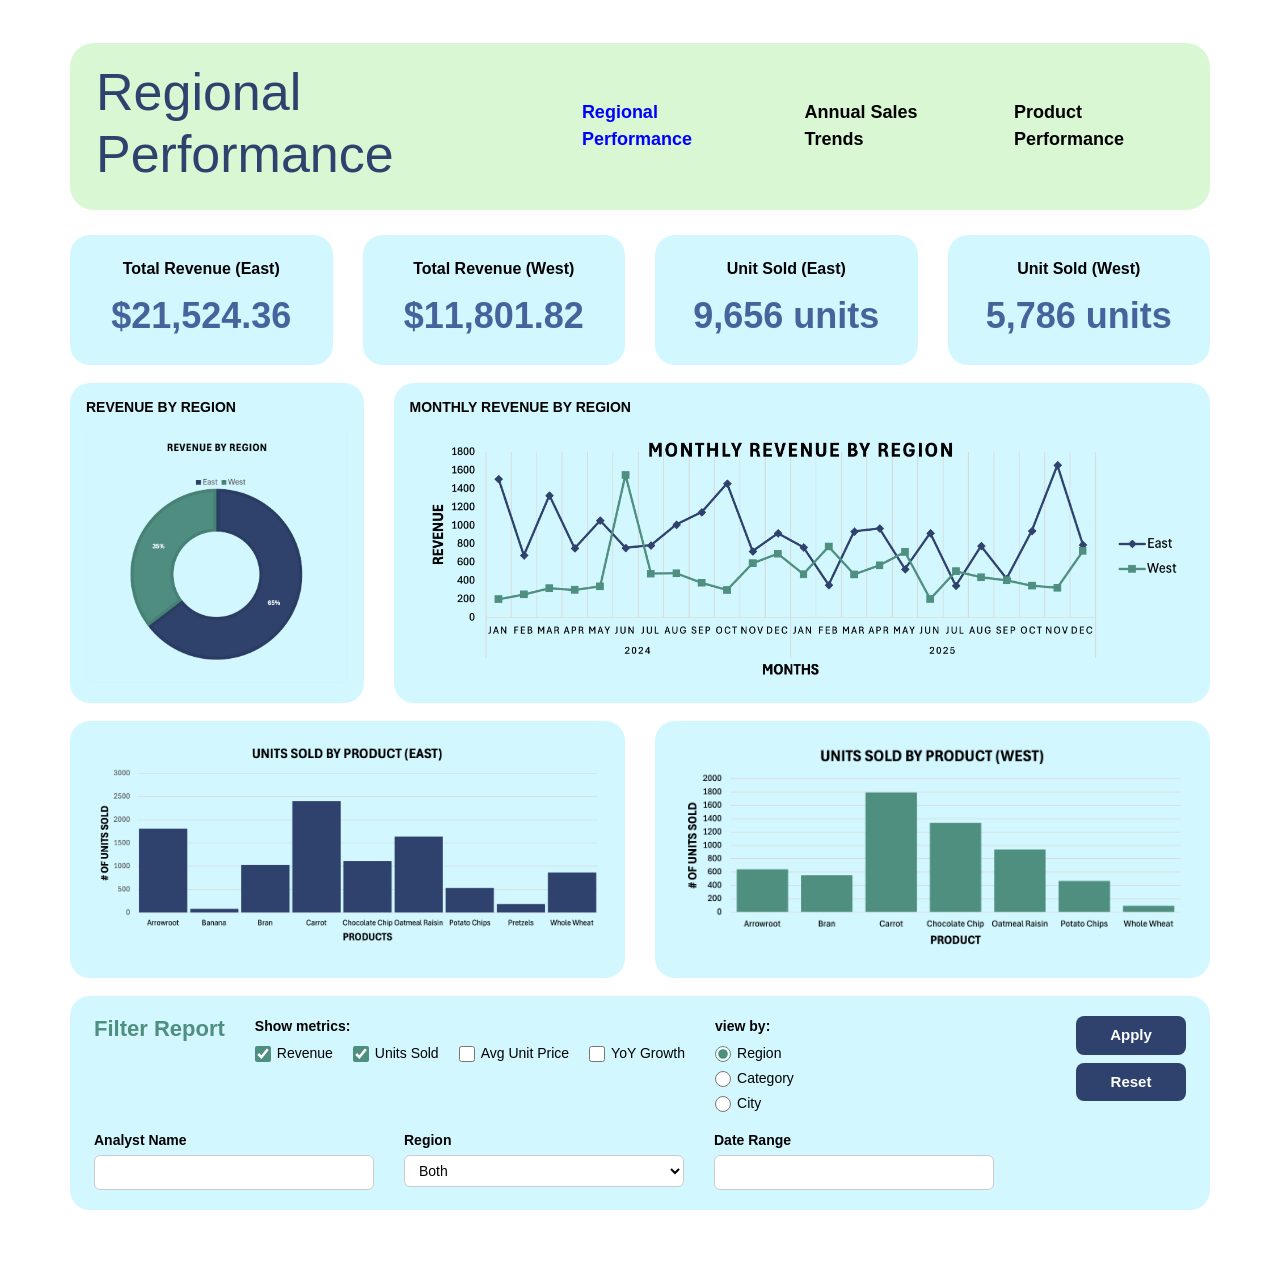
<file: Index.html>
<!DOCTYPE html>
<html lang="en">
<head>
  <meta charset="UTF-8" />
  <meta name="viewport" content="width=device-width, initial-scale=1.0" />
  <title>Regional Performance</title>

 
  <link href="https://cdn.jsdelivr.net/npm/bootstrap@5.3.0/dist/css/bootstrap.min.css" rel="stylesheet" />

  
  <link rel="stylesheet" href="style.css" />

  
  <style>

    
    .kpi-section {
      display: flex;
      gap: 30px;
      margin-bottom: 18px;
    }

    .kpi-card {
      flex: 1;
      background-color: #D2F7FF;
      border-radius: 20px;
      padding: 22px;
      text-align: center;
      min-height: 100px;
    }

    .kpi-label {
      font-size: 16px;
      font-weight: bold;
      color: #000;
      margin-bottom: 8px;
    }

    .kpi-value {
      font-size: 36px;
      font-weight: bold;
      color: #46639B;
      margin: 0;
    }

    
    .chart-row {
      display: flex;
      gap: 30px;
      margin-bottom: 18px;
      align-items: stretch;
    }

    .chart-card {
      background-color: #D2F7FF;
      border-radius: 20px;
      padding: 16px;
    }

    .pie-card  { flex: 1; }
    .line-card { flex: 3; }
    .bar-card  { flex: 1; }

    .chart-title {
      font-size: 14px;
      font-weight: 800;
      color: #000;
      margin-bottom: 10px;
    }

    .chart-img {
      width: 100%;
      max-height: 400px;
      object-fit: contain;
      display: block;
      border-radius: 6px;
    }

    .pie-card .chart-img {
      max-height: 340px;
    }

    
    .form-section {
      background-color: #D2F7FF;
      border-radius: 20px;
      padding: 20px 24px;
      margin-bottom: 24px;
    }

    .form-top-row {
      display: flex;
      align-items: flex-start;
      gap: 30px;
      flex-wrap: wrap;
      margin-bottom: 16px;
    }

    .filter-title {
      font-size: 22px;
      font-weight: 800;
      color: #4F8F80;
      white-space: nowrap;
      margin: 0;
    }

    .form-group-label {
      font-size: 14px;
      font-weight: 700;
      color: #000;
      margin-bottom: 6px;
    }

    .checkbox-group {
      display: flex;
      gap: 20px;
      flex-wrap: wrap;
      align-items: center;
    }

    .check-item {
      display: flex;
      align-items: center;
      gap: 6px;
      font-size: 14px;
      color: #000;
      font-weight: 500;
      cursor: pointer;
    }

    .check-item input[type="checkbox"],
    .check-item input[type="radio"] {
      width: 16px;
      height: 16px;
      accent-color: #4F8F80;
      cursor: pointer;
    }

    .radio-group {
      display: flex;
      flex-direction: column;
      gap: 4px;
    }

    .form-buttons {
      margin-left: auto;
      display: flex;
      flex-direction: column;
      gap: 8px;
    }

    .form-bottom-row {
      display: flex;
      gap: 30px;
      flex-wrap: wrap;
    }

    .form-field {
      display: flex;
      flex-direction: column;
      flex: 1;
      min-width: 180px;
      max-width: 280px;
    }

    .input-label {
      font-size: 14px;
      font-weight: 700;
      color: #000;
      margin-bottom: 4px;
    }

    .custom-input {
      background-color: #fff;
      border: 1px solid #ccc;
      border-radius: 6px;
      font-size: 14px;
      padding: 6px 10px;
      width: 100%;
      font-family: Arial, sans-serif;
      color: #000;
    }

    .btn-apply {
      background-color: #2F426D;
      color: #fff;
      font-family: Arial, sans-serif;
      font-weight: 700;
      font-size: 15px;
      padding: 8px 32px;
      border: none;
      border-radius: 8px;
      min-width: 110px;
      cursor: pointer;
    }

    .btn-apply:hover { background-color: #46639B; }

    .btn-reset {
      background-color: #2F426D;
      color: #fff;
      font-family: Arial, sans-serif;
      font-weight: 700;
      font-size: 15px;
      padding: 8px 32px;
      border: none;
      border-radius: 8px;
      min-width: 110px;
      cursor: pointer;
    }

    .btn-reset:hover { background-color: #46639B; }

  </style>
</head>

<body>
  <div class="container">

    
    <header class="top-banner">
      <div class="banner-left">
        <h1>Regional Performance</h1>
      </div>
      <nav class="banner-nav">
        <a href="Index.html" class="active">Regional Performance</a>
        <a href="page2.html">Annual Sales Trends</a>
        <a href="page3.html">Product Performance</a>
      </nav>
    </header>


    
    <div class="kpi-section">

      <div class="kpi-card">
        <p class="kpi-label">Total Revenue (East)</p>
        <p class="kpi-value">$21,524.36</p>
      </div>

      <div class="kpi-card">
        <p class="kpi-label">Total Revenue (West)</p>
        <p class="kpi-value">$11,801.82</p>
      </div>

      <div class="kpi-card">
        <p class="kpi-label">Unit Sold (East)</p>
        <p class="kpi-value">9,656 units</p>
      </div>

      <div class="kpi-card">
        <p class="kpi-label">Unit Sold (West)</p>
        <p class="kpi-value">5,786 units</p>
      </div>

    </div>


    
    <div class="chart-row">

      <div class="chart-card pie-card">
        <h2 class="chart-title">REVENUE BY REGION</h2>
        
        <img src="pie_chart.png" alt="Revenue by Region donut chart" class="chart-img" />
      </div>

      <div class="chart-card line-card">
        <h2 class="chart-title">MONTHLY REVENUE BY REGION</h2>
        
        <img src="monthly_revenue_by_region.png" alt="Monthly Revenue by Region" class="chart-img" />
      </div>

    </div>


    
    <div class="chart-row">

      <div class="chart-card bar-card">
        
        <img src="units_sold_by_product_east.png" alt="Units Sold by Product East" class="chart-img" />
      </div>

      <div class="chart-card bar-card">
        
        <img src="units_sold_by_product_west.png" alt="Units Sold by Product West" class="chart-img" />
      </div>

    </div>


    
    <section class="form-section">
      <form id="filterForm">

        <div class="form-top-row">

          <h2 class="filter-title">Filter Report</h2>

          
          <div>
            <p class="form-group-label">Show metrics:</p>
            <div class="checkbox-group">
              <label class="check-item">
                <input type="checkbox" id="showRevenue" name="showRevenue" value="revenue" checked />
                Revenue
              </label>
              <label class="check-item">
                <input type="checkbox" id="showUnits" name="showUnits" value="units" checked />
                Units Sold
              </label>
              <label class="check-item">
                <input type="checkbox" id="showAvgPrice" name="showAvgPrice" value="avgprice" />
                Avg Unit Price
              </label>
              <label class="check-item">
                <input type="checkbox" id="showYoY" name="showYoY" value="yoy" />
                YoY Growth
              </label>
            </div>
          </div>

         
          <div>
            <p class="form-group-label">view by:</p>
            <div class="radio-group">
              <label class="check-item">
                <input type="radio" name="viewBy" id="viewRegion" value="region" checked />
                Region
              </label>
              <label class="check-item">
                <input type="radio" name="viewBy" id="viewCategory" value="category" />
                Category
              </label>
              <label class="check-item">
                <input type="radio" name="viewBy" id="viewCity" value="city" />
                City
              </label>
            </div>
          </div>

          
          <div class="form-buttons">
            <button type="submit" class="btn-apply" value="apply">Apply</button>
            <button type="reset" class="btn-reset" value="reset">Reset</button>
          </div>

        </div>

        
        <div class="form-bottom-row">

          
          <div class="form-field">
            <label for="analystName" class="input-label">Analyst Name</label>
            <input type="text" id="analystName" name="analystName" class="custom-input" />
          </div>

          
          <div class="form-field">
            <label for="regionSelect" class="input-label">Region</label>
            <select id="regionSelect" name="regionSelect" class="custom-input">
              <option value="both" selected>Both</option>
              <option value="east">East</option>
              <option value="west">West</option>
            </select>
          </div>

          
          <div class="form-field">
            <label for="dateRange" class="input-label">Date Range</label>
            <input type="text" id="dateRange" name="dateRange" class="custom-input" />
          </div>

        </div>

      </form>
    </section>


  </div>

  <script src="https://cdn.jsdelivr.net/npm/bootstrap@5.3.0/dist/js/bootstrap.bundle.min.js"></script>
</body>
</html>
</file>
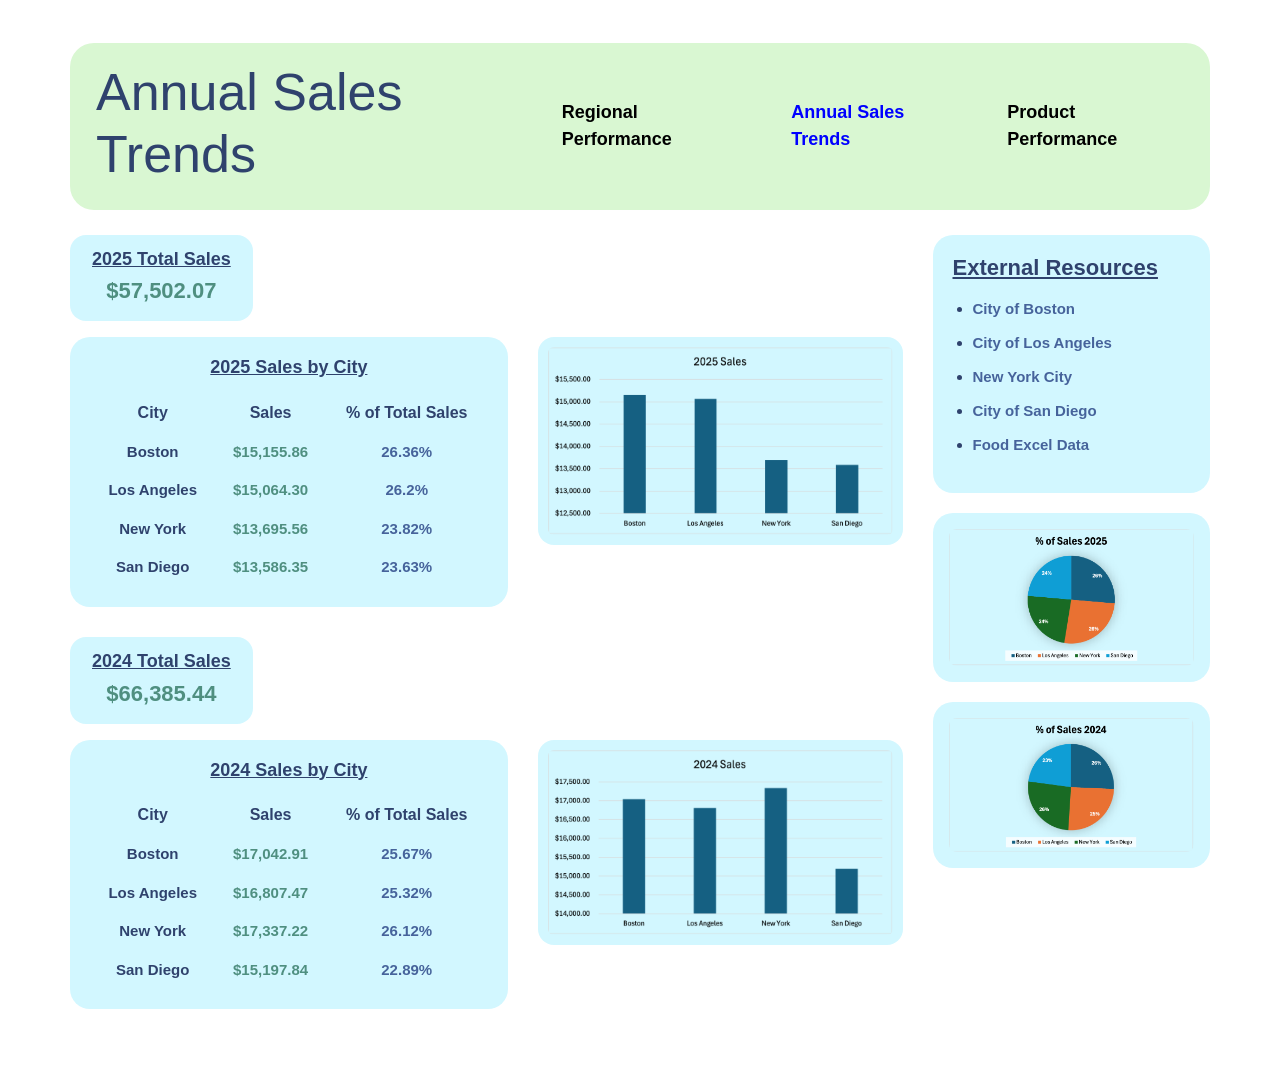
<file: page2.html>
<!DOCTYPE html>
<html lang="en">
<head>
  <meta charset="UTF-8" />
  <meta name="viewport" content="width=device-width, initial-scale=1.0" />
  <title>Annual Sales Trends</title>

 
  <link href="https://cdn.jsdelivr.net/npm/bootstrap@5.3.0/dist/css/bootstrap.min.css" rel="stylesheet" />

  
  <link rel="stylesheet" href="style.css" />

  
  <style>

    
    .page-layout {
      display: flex;
      gap: 30px;
      align-items: flex-start;
    }

    .main-content-trends {
      flex: 3;
    }

    
    .sidebar {
      flex: 1;
      display: flex;
      flex-direction: column;
      gap: 20px;
    }

    .sidebar-box {
      background-color: #D2F7FF;
      border-radius: 20px;
      padding: 20px;
    }

    .sidebar-box h2 {
      font-size: 22px;
      font-weight: bold;
      text-decoration: underline;
      color: #2F426D;
      margin-bottom: 16px;
    }

    
    .sidebar-box ul {
      list-style: disc;
      padding-left: 20px;
    }

    .sidebar-box ul li {
      margin-bottom: 10px;
    }

    .sidebar-box ul li a {
      color: #46639B;
      font-size: 15px;
      font-weight: bold;
      text-decoration: none;
    }

    .sidebar-box ul li a:hover {
      text-decoration: underline;
    }

    
    .sidebar-chart-box {
      background-color: #D2F7FF;
      border-radius: 20px;
      padding: 16px;
    }

    .sidebar-chart-box img {
      width: 100%;
      height: auto;
      max-height: 200px;
      object-fit: contain;
      display: block;
      border-radius: 8px;
    }

    
    .total-sales-box {
      background-color: #D2F7FF;
      border-radius: 16px;
      padding: 14px 22px;
      display: inline-block;
      margin-bottom: 16px;
      text-align: center;
    }

    .total-sales-box h3 {
      font-size: 18px;
      font-weight: bold;
      text-decoration: underline;
      color: #2F426D;
      margin-bottom: 4px;
    }

    .total-sales-box p {
      font-size: 22px;
      font-weight: bold;
      color: #4F8F80;
      margin: 0;
    }

    
    .year-section {
      margin-bottom: 30px;
    }

    
    .year-content {
      display: flex;
      gap: 30px;
      align-items: flex-start;
    }

    .year-table-wrap {
      flex: 1.2;
    }

    .year-chart-wrap {
      flex: 1;
    }

    .year-chart-wrap img {
      width: 100%;
      height: auto;
      max-height: 280px;
      object-fit: contain;
      display: block;
      border-radius: 8px;
      background-color: #D2F7FF;
      padding: 10px;
      border-radius: 16px;
    }

    
    .sales-table-card {
      background-color: #D2F7FF;
      border-radius: 20px;
      padding: 20px;
    }

    .sales-table-card h3 {
      font-size: 18px;
      font-weight: bold;
      text-decoration: underline;
      color: #2F426D;
      text-align: center;
      margin-bottom: 14px;
    }

    
    .sales-table {
      width: 100%;
      border-collapse: collapse;
    }

    
    .sales-table thead tr {
      background-color: #D2F7FF;
    }

    .sales-table th {
      font-size: 16px;
      font-weight: bold;
      color: #2F426D;
      padding: 8px 12px;
      text-align: center;
    }

    
    .sales-table td {
      font-size: 15px;
      font-weight: bold;
      padding: 8px 12px;
      text-align: center;
      color: #2F426D;
    }

    
    .sales-table td:first-child {
      color: #2F426D;
    }

    
    .sales-table td:nth-child(2) {
      color: #4F8F80;
    }

    
    .sales-table td:nth-child(3) {
      color: #46639B;
    }

  </style>
</head>

<body>
  <div class="container">

    
    <header class="top-banner">
      <div class="banner-left">
        <h1>Annual Sales Trends</h1>
      </div>
      <nav class="banner-nav">
        <a href="index.html">Regional Performance</a>
        
        <a href="page2.html" class="active">Annual Sales Trends</a>
        <a href="page3.html">Product Performance</a>
      </nav>
    </header>


    
    <div class="page-layout">


      
      <div class="main-content-trends">


        
        <div class="year-section">

          
          <div class="total-sales-box">
            <h3>2025 Total Sales</h3>
            <p>$57,502.07</p>
          </div>

          <div class="year-content">

            
            <div class="year-table-wrap">
              <div class="sales-table-card">
                <h3>2025 Sales by City</h3>

                <table class="sales-table">
                  
                  <thead>
                    <tr>
                      <th>City</th>
                      <th>Sales</th>
                      <th>% of Total Sales</th>
                    </tr>
                  </thead>
                  
                  <tbody>
                    <tr>
                      <td>Boston</td>
                      <td>$15,155.86</td>
                      <td>26.36%</td>
                    </tr>
                    <tr>
                      <td>Los Angeles</td>
                      <td>$15,064.30</td>
                      <td>26.2%</td>
                    </tr>
                    <tr>
                      <td>New York</td>
                      <td>$13,695.56</td>
                      <td>23.82%</td>
                    </tr>
                    <tr>
                      <td>San Diego</td>
                      <td>$13,586.35</td>
                      <td>23.63%</td>
                    </tr>
                  </tbody>
                </table>

              </div>
            </div>

            
            <div class="year-chart-wrap">
              
              <img src="2025sales.png" alt="2025 Sales by City bar chart" />
            </div>

          </div>
        </div>


        
        <div class="year-section">

          
          <div class="total-sales-box">
            <h3>2024 Total Sales</h3>
            <p>$66,385.44</p>
          </div>

          <div class="year-content">

            
            <div class="year-table-wrap">
              <div class="sales-table-card">
                <h3>2024 Sales by City</h3>

                <table class="sales-table">
                  <thead>
                    <tr>
                      <th>City</th>
                      <th>Sales</th>
                      <th>% of Total Sales</th>
                    </tr>
                  </thead>
                  <tbody>
                    <tr>
                      <td>Boston</td>
                      <td>$17,042.91</td>
                      <td>25.67%</td>
                    </tr>
                    <tr>
                      <td>Los Angeles</td>
                      <td>$16,807.47</td>
                      <td>25.32%</td>
                    </tr>
                    <tr>
                      <td>New York</td>
                      <td>$17,337.22</td>
                      <td>26.12%</td>
                    </tr>
                    <tr>
                      <td>San Diego</td>
                      <td>$15,197.84</td>
                      <td>22.89%</td>
                    </tr>
                  </tbody>
                </table>

              </div>
            </div>

            
            <div class="year-chart-wrap">
              
              <img src="2024sales.png" alt="2024 Sales by City bar chart" />
            </div>

          </div>
        </div>


      </div>


      
      <div class="sidebar">

        
        <div class="sidebar-box">
          <h2>External Resources</h2>
          <ul>
            <li><a href="https://www.boston.gov/" target="_blank">City of Boston</a></li>
            <li><a href="https://lacity.gov/" target="_blank">City of Los Angeles</a></li>
            <li><a href="https://www.nyc.gov/main" target="_blank">New York City</a></li>
            <li><a href="https://www.sandiego.gov/" target="_blank">City of San Diego</a></li>
            <li><a href="https://www.contextures.com/excelsampledatafoodsales.html#download" target="_blank">Food Excel Data</a></li>
          </ul>
        </div>

        
        <div class="sidebar-chart-box">
          
          <img src="percentageofsales2025.png" alt="Percentage of Sales 2025 pie chart" />
        </div>

        
        <div class="sidebar-chart-box">
          
          <img src="percentageofsales2024.png" alt="Percentage of Sales 2024 pie chart" />
        </div>

      </div>


    </div>


  </div>

  
  <script src="https://cdn.jsdelivr.net/npm/bootstrap@5.3.0/dist/js/bootstrap.bundle.min.js"></script>

</body>
</html>
</file>
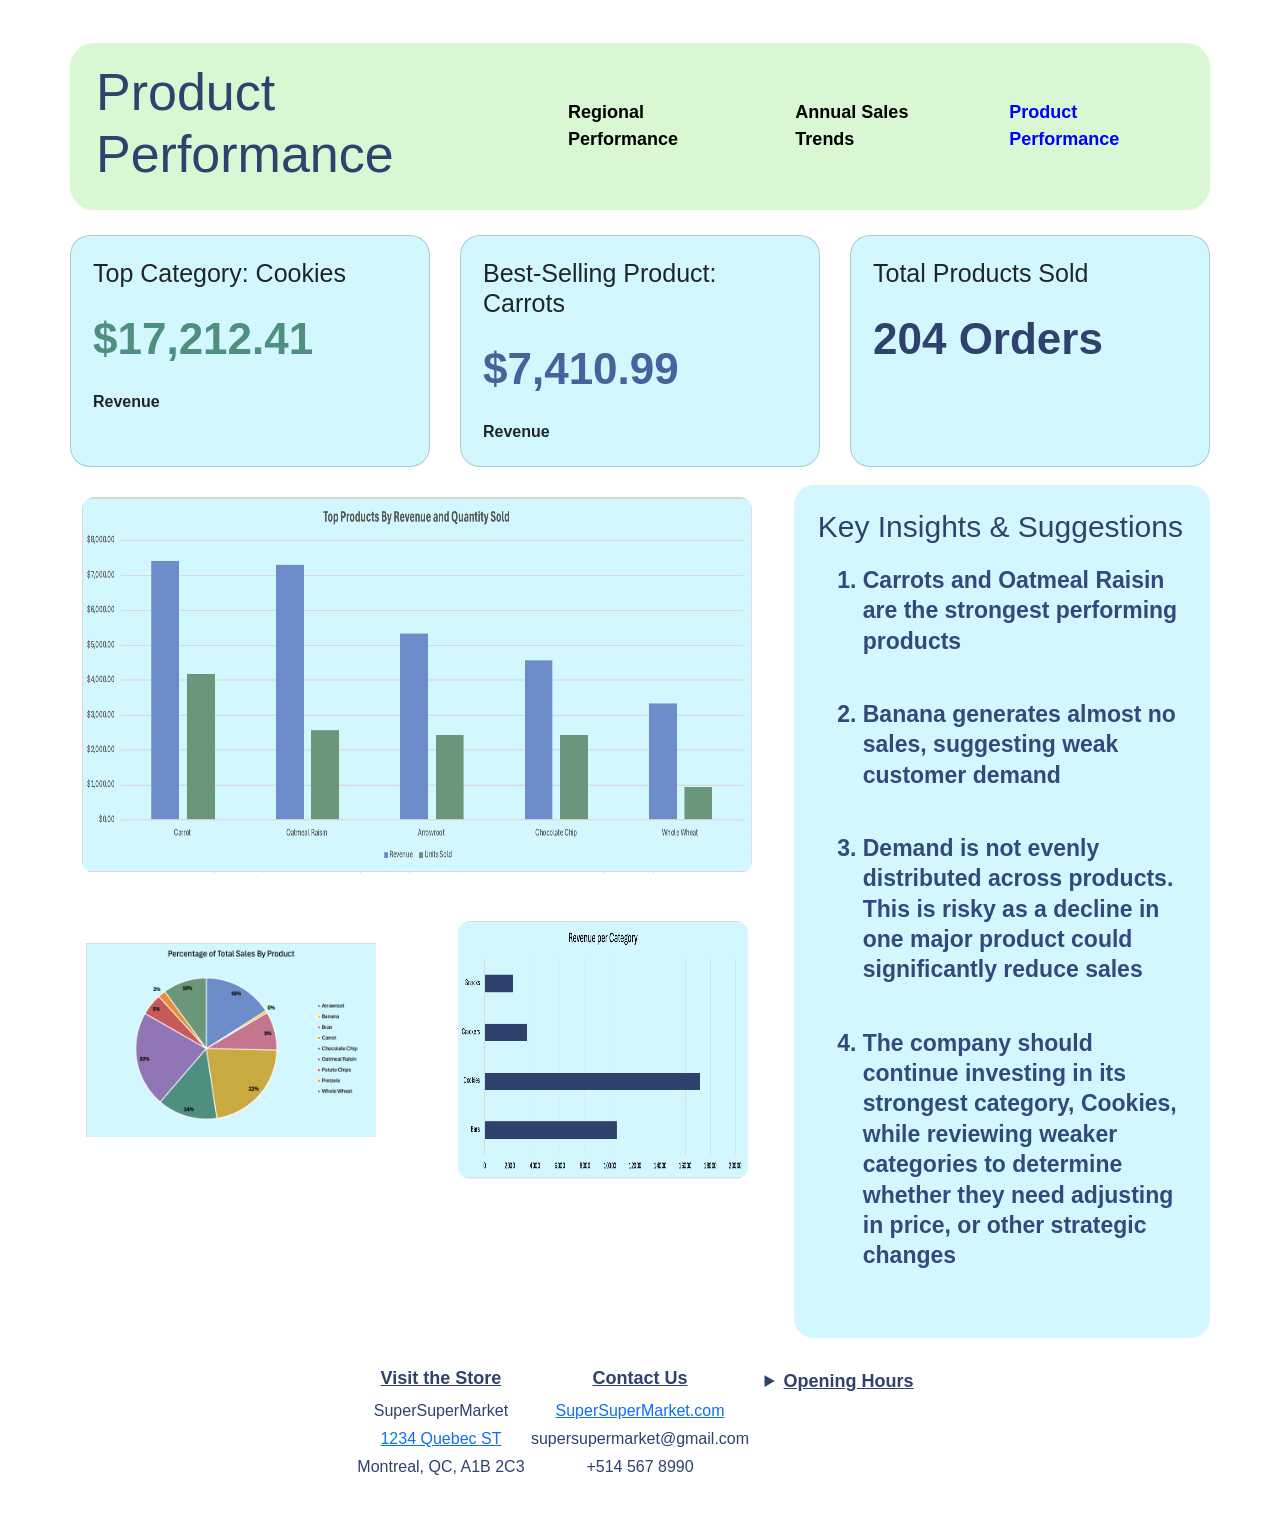
<file: page3.html>
<!DOCTYPE html>
<html lang="en">
<head>
  <meta charset="UTF-8" />
  <meta name="viewport" content="width=device-width, initial-scale=1.0" />
  <title>Product Performance</title>

  
  <link href="https://cdn.jsdelivr.net/npm/bootstrap@5.3.0/dist/css/bootstrap.min.css" rel="stylesheet" />

  
  <link rel="stylesheet" href="style.css">

</head>
<body>
  <div class="container">

    
    <header class="top-banner">
      <div class="banner-left">
        <h1>Product Performance</h1>
      </div>
      <nav class="banner-nav">
        <a href="index.html">Regional Performance</a>
        <a href="page2.html">Annual Sales Trends</a>
        
        <a href="page3.html" class="active">Product Performance</a>
      </nav>
    </header>

    
    <div class="card-row">

     
      <div class="card blue-card">
        <h3>Top Category: Cookies</h3>
        <div class="top-category-rev">$17,212.41</div>
        <div class="label">Revenue</div>
      </div>

      
      <div class="card blue-card">
        <h3>Best-Selling Product: Carrots</h3>
        <div class="best-selling-rev">$7,410.99</div>
        <div class="label">Revenue</div>
      </div>

      
      <div class="card blue-card">
        <h3>Total Products Sold</h3>
        <div class="total-orders">204 Orders</div>
      </div>

    </div>

    <div class="main-content">

      <div class="left-content">

        
        <div class="bar-graph">
          <img src="bar-chart.png" alt="Top products by revenue and quantity sold">
        </div>

        <div class="bottom-row">

          
          <div class="pie-chart">
            <img src="pie-chart.png" alt="Percentage of total sales by product">
          </div>

          
          <div class="category-chart">
            <img src="category-chart.png" alt="Revenue per category">
          </div>

        </div>
      </div>

      <div class="right-content">
        
        <div class="insights-box">
          <h2>Key Insights & Suggestions</h2>
          <ol>
            <li>Carrots and Oatmeal Raisin are the strongest performing products</li>
            <li>Banana generates almost no sales, suggesting weak customer demand</li>
            <li>Demand is not evenly distributed across products. This is risky as a decline in one major product could significantly reduce sales</li>
            <li>The company should continue investing in its strongest category, Cookies, while reviewing weaker categories to determine whether they need adjusting in price, or other strategic changes</li>
          </ol>
        </div>
      </div>

    </div>

    
    <div class="footer-info">

      <div class="footer-section">
        <h3>Visit the Store</h3>
        <p>SuperSuperMarket</p>
        <p><a href="https://www.google.com/maps">1234 Quebec ST</a></p>
        <p>Montreal, QC, A1B 2C3</p>
      </div>

      <div class="footer-section">
        <h3>Contact Us</h3>
        <p><a href="#">SuperSuperMarket.com</a></p>
        <p>supersupermarket@gmail.com</p>
        <p>+514 567 8990</p>
      </div>

      <div class="footer-section hours-section">
        <details>
          <summary>Opening Hours</summary>
          <p>Mon–Fri: 8:00 AM – 8:00 PM</p>
          <p>Sat: 9:00 AM – 6:00 PM</p>
          <p>Sun: 10:00 AM – 5:00 PM</p>
        </details>
      </div>

    </div>

  </div>

  <script src="https://cdn.jsdelivr.net/npm/bootstrap@5.3.0/dist/js/bootstrap.bundle.min.js"></script>
</body>
</html>
</file>
<file: style.css>
* {
  margin: 0;
  padding: 0;
  box-sizing: border-box;
}

body {
  font-family: Arial, sans-serif;
  background-color: #ffffff;
  color: #2F426D;
}

.container {
  width: 94%;
  margin: 0 auto;
  padding: 18px 0 30px 0;
}

.top-banner {
  width: 100%;
  margin: 25px auto;
  padding: 18px 26px;
  background-color: #d9f7d2;
  display: flex;
  justify-content: space-between;
  align-items: center;
  border-radius: 24px;
}

.banner-left h1 {
  font-size: 52px;
  color: #2f426d;
  margin: 0 0 6px 0;
}

.banner-left p {
  font-size: 18px;
  color: black;
  margin: 0;
}

.banner-nav {
  display: flex;
  gap: 45px;
}

.banner-nav a {
  text-decoration: none;
  font-size: 18px;
  font-weight: bold;
  color: black;
}

.banner-nav a.active {
  color: blue;
}


.card-row {
  display: flex;
  gap: 30px;
  margin-bottom: 18px;
}

.card {
  flex: 1;
  border-radius: 20px;
  padding: 22px;
  min-height: 150px;
}

.green-card {
  background-color: #D1FFCA;
}

.blue-card {
  background-color: #D2F7FF;
}

.white-card {
  background-color: #ffffff;
}

.card h3 {
  font-size: 25px;
  margin-bottom: 18px;
}

.best-selling-rev {
  font-size: 44px;
  font-weight: bold;
  margin-bottom: 18px;
  color: #46639B
}

.top-category-rev {
  font-size: 44px;
  font-weight: bold;
  margin-bottom: 18px;
color: #4f8f80;

}

.total-orders {
    font-size: 44px;
  font-weight: bold;
  margin-bottom: 18px;
  color: #2f426d;
}

.label {
  font-size: 16px;
  font-weight: bold;
}

.main-content {
  display: flex;
  gap: 30px;
  align-items: flex-start;
}

.left-content {
  flex: 1.75;
}

.right-content {
  flex: 1.05;
}

.bar-chart,
.category-chart,
.insights-box {
  background-color: white;
  border-radius: 20px;
}

.bar-graph {
  width: 100%;
  height: 400px;
  background: white;
  border-radius: 22px;
  padding: 12px;
}

.bar-graph img {
  width: 100%;
  height: 100%;
  display: block;
  border-radius: 12px;
}

.bottom-row {
  display: flex;
  gap: 50px;
  margin-top: 20px;
  align-items: flex-start;
}

.category-chart {
   flex: 1;
  height: 290px;
  background: white;
  border-radius: 22px;
  padding: 16px;
}

.category-chart img {
  width: 100%;
  height: 100%;
  display: block;
  border-radius: 12px;
}

.insights-box {
  padding: 24px 24px;
  min-height: 40px;
  background-color:#D2F7FF;;
}

.insights-box h2 {
  font-size: 30px;
  margin-bottom: 20px;
}


.insights-box ol {
  padding-left: 45px;
}

.insights-box li {
  margin-bottom: 43px;
  font-size: 23px;
  line-height: 1.32;
  color: #33497c;
  font-weight: 600;
}

.footer-info {
  display: flex;
  justify-content: center;
  align-items: flex-start;
  margin-top: 30px;
  text-align: center;
  width: 100%;
}

.footer-section {
  min-width: 180px;
}

.footer-section h3,
.footer-section summary {
  font-size: 18px;
  font-weight: bold;
  text-decoration: underline;
  margin-bottom: 10px;
  cursor: pointer;
}

.footer-section p {
  margin: 4px 0;
}
.pie-chart {
  flex: 1;
  height: 270px;
  background: white;
  border-radius: 12px;
  padding: 16px;
}

.pie-chart img {
  width: 100%;
  height: 100%;
  object-fit: contain;
  border-radius: 22px;
}
</file>
